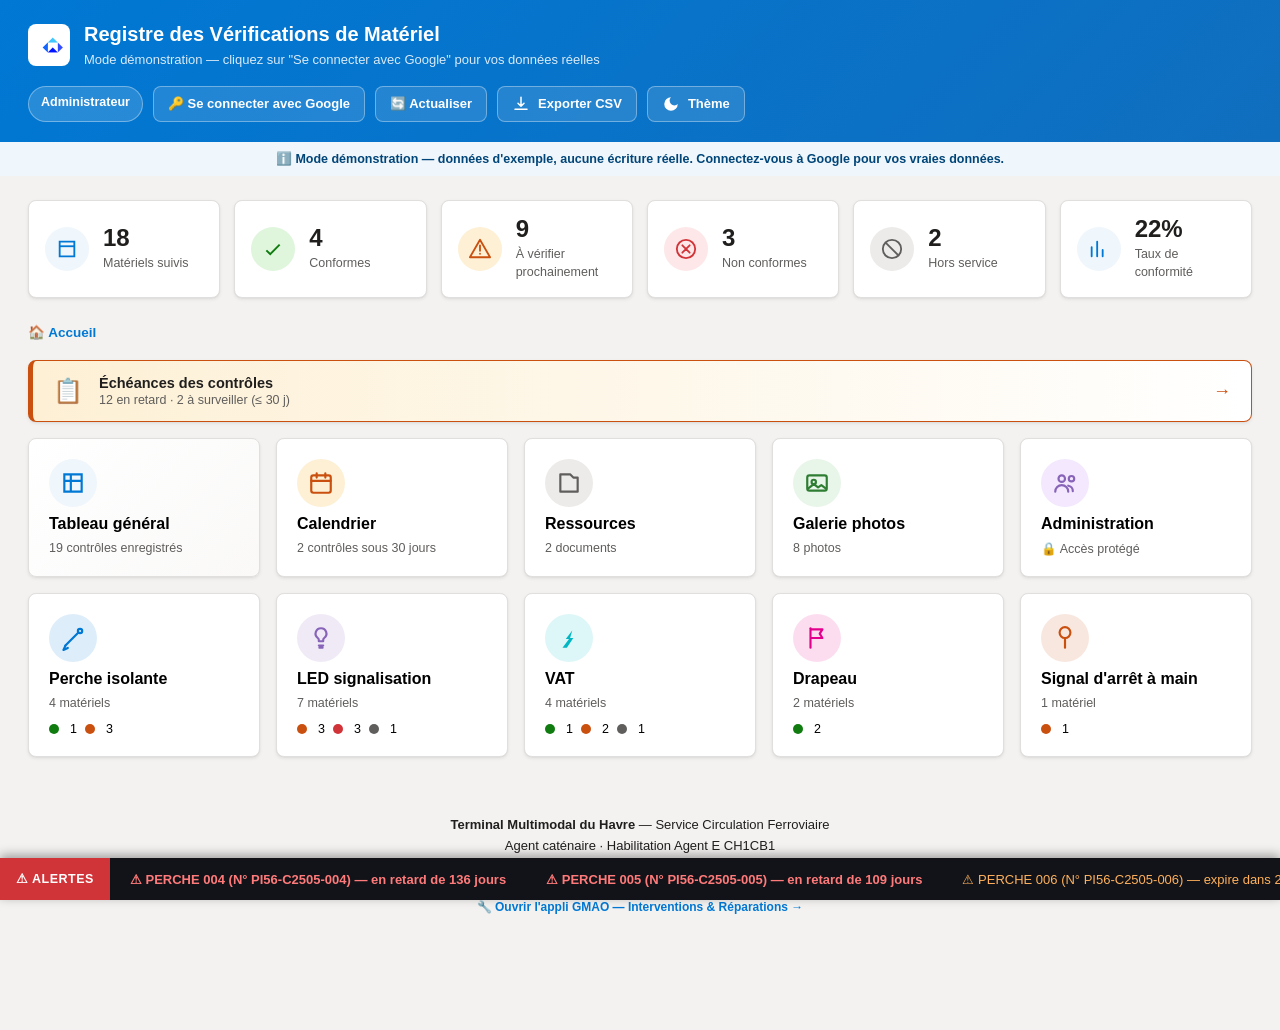
<file: index.html>
<!DOCTYPE html>
<html lang="fr">
<head>
<meta charset="UTF-8">
<meta name="viewport" content="width=device-width, initial-scale=1.0">
<title>Registre des Vérifications de Matériel</title>
<link rel="stylesheet" href="css/styles.css">
<link rel="manifest" href="manifest.webmanifest">
<link rel="icon" href="assets/icon-192.png">
<link rel="apple-touch-icon" href="assets/icon-192.png">
<meta name="theme-color" content="#0078D4">
<meta name="mobile-web-app-capable" content="yes">
<meta name="apple-mobile-web-app-capable" content="yes">
<meta name="apple-mobile-web-app-title" content="Vérif. Matériel">
</head>
<body>

<!-- ============ EN-TÊTE ============ -->
<header class="app-header">
  <div class="app-header__brand">
    <img class="icon icon--brand icon--logo-lhte" src="assets/logo-lhte-icon.png" alt="LHTE — Le Havre Terminal Exploitation" title="Terminal Multimodal du Havre">
    <div>
      <h1>Registre des Vérifications de Matériel</h1>
      <p class="app-header__subtitle" id="headerSubtitle">Suivi de conformité &amp; contrôles périodiques</p>
    </div>
  </div>
  <div class="app-header__actions">
    <span class="role-badge" id="roleBadge" hidden></span>
    <button id="btnGoogleConnect" class="btn btn--ghost" type="button" title="Se connecter à votre classeur Google Sheets">
      🔑 Se connecter avec Google
    </button>
    <button id="btnActualiser" class="btn btn--ghost" type="button" title="Recharger les données depuis Google Sheets, sans se reconnecter">
      🔄 Actualiser
    </button>
    <button id="btnExport" class="btn btn--ghost" type="button" title="Exporter les résultats affichés en CSV">
      <svg class="icon" viewBox="0 0 24 24"><path d="M12 3v12m0 0l-4-4m4 4l4-4M4 19h16" stroke="currentColor" stroke-width="2" fill="none" stroke-linecap="round" stroke-linejoin="round"/></svg>
      Exporter CSV
    </button>
    <button id="btnTheme" class="btn btn--ghost" type="button" title="Basculer le thème clair/sombre">
      <svg class="icon" viewBox="0 0 24 24"><path d="M12 3a6 6 0 109 9 9 9 0 11-9-9z" fill="currentColor"/></svg>
      Thème
    </button>
  </div>
</header>

<div class="banner banner--info" id="bannerEtat" hidden></div>

<main class="app-main">

  <!-- ============ CARTES STATISTIQUES (toujours visibles) ============ -->
  <section class="stats" aria-label="Statistiques de conformité">
    <div class="stat-card">
      <span class="stat-card__icon stat-card__icon--total">
        <svg viewBox="0 0 24 24"><path d="M4 4h16v16H4z" fill="none" stroke="currentColor" stroke-width="2"/><path d="M4 9h16" stroke="currentColor" stroke-width="2"/></svg>
      </span>
      <div><p class="stat-card__value" id="statTotal">0</p><p class="stat-card__label">Matériels suivis</p></div>
    </div>
    <div class="stat-card">
      <span class="stat-card__icon stat-card__icon--ok">
        <svg viewBox="0 0 24 24"><path d="M9 16.2l-3.5-3.5L4 14.2 9 19l11-11-1.5-1.5z" fill="currentColor"/></svg>
      </span>
      <div><p class="stat-card__value" id="statConforme">0</p><p class="stat-card__label">Conformes</p></div>
    </div>
    <div class="stat-card">
      <span class="stat-card__icon stat-card__icon--warn">
        <svg viewBox="0 0 24 24"><path d="M12 2L1 21h22L12 2zm0 6v6m0 3.2h.01" stroke="currentColor" stroke-width="2" fill="none" stroke-linecap="round" stroke-linejoin="round"/></svg>
      </span>
      <div><p class="stat-card__value" id="statBientot">0</p><p class="stat-card__label">À vérifier prochainement</p></div>
    </div>
    <div class="stat-card">
      <span class="stat-card__icon stat-card__icon--danger">
        <svg viewBox="0 0 24 24"><circle cx="12" cy="12" r="10" fill="none" stroke="currentColor" stroke-width="2"/><path d="M8 8l8 8m0-8l-8 8" stroke="currentColor" stroke-width="2" stroke-linecap="round"/></svg>
      </span>
      <div><p class="stat-card__value" id="statNonConforme">0</p><p class="stat-card__label">Non conformes</p></div>
    </div>
    <div class="stat-card">
      <span class="stat-card__icon stat-card__icon--neutral">
        <svg viewBox="0 0 24 24"><circle cx="12" cy="12" r="10" fill="none" stroke="currentColor" stroke-width="2"/><path d="M5 5l14 14" stroke="currentColor" stroke-width="2"/></svg>
      </span>
      <div><p class="stat-card__value" id="statHorsService">0</p><p class="stat-card__label">Hors service</p></div>
    </div>
    <div class="stat-card stat-card--rate">
      <span class="stat-card__icon stat-card__icon--rate">
        <svg viewBox="0 0 24 24"><path d="M4 20V10m6 10V4m6 16v-7" stroke="currentColor" stroke-width="2" fill="none" stroke-linecap="round"/></svg>
      </span>
      <div><p class="stat-card__value" id="statTaux">0%</p><p class="stat-card__label">Taux de conformité</p></div>
    </div>
  </section>

  <!-- ============ FIL D'ARIANE ============ -->
  <nav class="breadcrumb" id="breadcrumb" aria-label="Fil d'Ariane">
    <button class="breadcrumb__link" id="crumbAccueil" type="button">🏠 Accueil</button>
    <span class="breadcrumb__sep" id="crumbSep" hidden>›</span>
    <span class="breadcrumb__current" id="crumbCourant"></span>
  </nav>

  <!-- ============ VUE ACCUEIL : VIGNETTES ============ -->
  <section id="viewAccueil" class="tiles-view">
    <!-- Bannière échéances : format volontairement différent des vignettes (pleine largeur, pas une grille) -->
    <button type="button" class="echeances-banniere" id="echeancesBanniere" hidden>
      <span class="echeances-banniere__icone">📋</span>
      <span class="echeances-banniere__texte">
        <strong>Échéances des contrôles</strong>
        <span id="echeancesBanniereResume"></span>
      </span>
      <span class="echeances-banniere__fleche">→</span>
    </button>

    <div class="tiles-grid" id="tilesGrid">
      <!-- vignette "Tableau général" + une vignette par catégorie, générées par js/app.js -->
    </div>
  </section>

  <!-- ============ VUE CATÉGORIE : GALERIE DE MATÉRIELS ============ -->
  <section id="viewCategorie" class="categorie-view" hidden>
    <div class="cards-grid" id="cardsGrid"></div>
  </section>

  <!-- ============ VUE TABLEAU GÉNÉRAL ============ -->
  <section id="viewTableau" hidden>
    <!-- Tableau de bord : indicateurs complémentaires + graphiques (§7 du cahier des charges) -->
    <section class="dashboard" id="dashboardExtra" aria-label="Tableau de bord"></section>

    <!-- Barre de recherche & filtres -->
    <section class="toolbar" aria-label="Recherche et filtres">
      <div class="toolbar__search">
        <svg class="icon" viewBox="0 0 24 24"><circle cx="11" cy="11" r="7" fill="none" stroke="currentColor" stroke-width="2"/><path d="M21 21l-4.3-4.3" stroke="currentColor" stroke-width="2" stroke-linecap="round"/></svg>
        <input type="search" id="searchInput" placeholder="Rechercher un matériel, un n° de série, un contrôleur…" aria-label="Recherche">
      </div>
      <div class="toolbar__filters">
        <div class="field"><label for="filterCategorie">Catégorie</label><select id="filterCategorie"><option value="">Toutes</option></select></div>
        <div class="field"><label for="filterConforme">Conformité</label>
          <select id="filterConforme"><option value="">Toutes</option><option value="oui">Conforme</option><option value="non">Non conforme</option></select>
        </div>
        <div class="field"><label for="filterStatut">Statut</label>
          <select id="filterStatut">
            <option value="">Tous</option><option value="conforme">🟢 Conforme</option>
            <option value="bientot">🟠 À vérifier prochainement</option><option value="nonconforme">🔴 Non conforme</option>
            <option value="hs">⚪ Hors service</option>
          </select>
        </div>
        <div class="field"><label for="filterControleur">Contrôleur</label><select id="filterControleur"><option value="">Tous</option></select></div>
        <div class="field"><label for="filterDateFrom">Contrôle du</label><input type="date" id="filterDateFrom"></div>
        <div class="field"><label for="filterDateTo">Au</label><input type="date" id="filterDateTo"></div>
        <button id="btnResetFilters" class="btn btn--ghost btn--small" type="button">
          <svg class="icon" viewBox="0 0 24 24"><path d="M4 4v6h6M20 20v-6h-6" stroke="currentColor" stroke-width="2" fill="none" stroke-linecap="round" stroke-linejoin="round"/><path d="M5 15a8 8 0 0014 3M19 9A8 8 0 005 6" stroke="currentColor" stroke-width="2" fill="none" stroke-linecap="round"/></svg>
          Réinitialiser
        </button>
      </div>
    </section>

    <section class="legend" aria-label="Légende des statuts">
      <span class="legend__item"><span class="dot dot--ok"></span> Conforme</span>
      <span class="legend__item"><span class="dot dot--warn"></span> À vérifier prochainement</span>
      <span class="legend__item"><span class="dot dot--danger"></span> Non conforme</span>
      <span class="legend__item"><span class="dot dot--neutral"></span> Hors service</span>
      <span class="legend__count" id="resultCount"></span>
    </section>

    <section class="table-wrapper" aria-label="Liste des vérifications">
      <table class="data-table" id="dataTable">
        <thead>
          <tr>
            <th data-sort="materiel">Matériel</th>
            <th data-sort="numSerie">N° série</th>
            <th data-sort="reference">Référence</th>
            <th data-sort="categorie">Catégorie</th>
            <th data-sort="dateControle">Date contrôle</th>
            <th data-sort="dateProchainControle">Prochain contrôle</th>
            <th data-sort="controleur">Contrôleur</th>
            <th data-sort="etat">État</th>
            <th data-sort="conforme">Conforme</th>
            <th>Observations</th>
            <th>Actions correctives</th>
            <th>Commentaires</th>
          </tr>
        </thead>
        <tbody id="tableBody"></tbody>
      </table>
      <p class="table-empty" id="emptyState" hidden>Aucun résultat ne correspond à ces critères.</p>
    </section>
  </section>

  <!-- ============ VUE CONTRÔLE : SAISIE + VALIDATION ============ -->
  <section id="viewControle" class="controle-view" hidden>
    <div class="controle-card">
      <div class="controle-header">
        <div>
          <h2 id="controleTitreMateriel">Nouveau contrôle</h2>
          <p class="controle-soustitre" id="controleSousTitre"></p>
        </div>
        <span class="badge" id="controleBadgeCategorie"></span>
      </div>

      <div class="controle-champs">
        <div class="field">
          <label for="controleDate">Date du contrôle</label>
          <input type="date" id="controleDate">
        </div>
        <div class="field">
          <label for="controleControleurSelect">Contrôleur</label>
          <select id="controleControleurSelect"></select>
        </div>
      </div>

      <h3 class="controle-section-titre">Points de contrôle</h3>
      <div id="controlePointsListe" class="controle-points-liste"></div>

      <div class="controle-champs controle-champs--texte">
        <div class="field field--full">
          <label for="controleObservations">Observations</label>
          <textarea id="controleObservations" rows="2"></textarea>
        </div>
        <div class="field field--full">
          <label for="controleActions">Actions correctives</label>
          <textarea id="controleActions" rows="2"></textarea>
        </div>
        <div class="field field--full">
          <label for="controleCommentaires">Commentaires</label>
          <textarea id="controleCommentaires" rows="2"></textarea>
        </div>
        <div class="field field--full">
          <label for="controlePhotos">📷 Photo(s) de l'équipement (jour du contrôle)</label>
          <input type="file" id="controlePhotos" accept="image/*" capture="environment" multiple>
          <div id="controlePhotosApercu" class="controle-photos-apercu"></div>
        </div>
      </div>

      <div class="controle-resultat" id="controleResultat" hidden></div>

      <div class="controle-actions">
        <button class="btn btn--secondary" id="btnAnnulerControle" type="button">Annuler</button>
        <button class="btn btn--primary" id="btnValiderControle" type="button">✅ Valider le contrôle</button>
      </div>
    </div>
  </section>

  <!-- ============ VUE CALENDRIER : CONTRÔLES À VENIR ============ -->
  <section id="viewCalendrier" class="calendrier-view" hidden>
    <div class="calendrier-carte">
      <div class="calendrier-nav">
        <button class="btn btn--secondary btn--small" id="btnMoisPrecedent" type="button">‹ Mois précédent</button>
        <h2 id="calendrierTitre"></h2>
        <button class="btn btn--secondary btn--small" id="btnMoisSuivant" type="button">Mois suivant ›</button>
      </div>
      <div id="calendrierGrille"></div>
    </div>
  </section>

  <!-- ============ VUE RESSOURCES : DOCUMENTS ============ -->
  <section id="viewRessources" class="ressources-view" hidden>
    <div id="ressourcesListe"></div>
  </section>

  <!-- ============ VUE GALERIE : PHOTOS + DIAPORAMA ============ -->
  <section id="viewGalerie" class="galerie-view" hidden>
    <div id="galerieVide" hidden><p>Aucune photo disponible. Déposez des images dans <code>assets/photos/</code> (voir le fichier <code>README.md</code> de ce dossier).</p></div>
    <div id="galerieGrille" class="galerie-grille"></div>

    <div id="galerieDiaporama" class="galerie-diaporama" hidden>
      <div class="galerie-diaporama__scene" id="galerieScene">
        <img id="galerieImage" alt="">
      </div>
      <div class="galerie-diaporama__barre">
        <button type="button" class="btn btn--secondary btn--small" id="btnGaleriePrecedent">⏮ Précédent</button>
        <button type="button" class="btn btn--secondary btn--small" id="btnGalerieLecture">⏸ Pause</button>
        <button type="button" class="btn btn--secondary btn--small" id="btnGalerieSuivant">Suivant ⏭</button>
        <label class="galerie-diaporama__vitesse">Vitesse
          <select id="galerieVitesse">
            <option value="2000">Rapide (2 s)</option>
            <option value="4000" selected>Normale (4 s)</option>
            <option value="8000">Lente (8 s)</option>
          </select>
        </label>
        <button type="button" class="btn btn--secondary btn--small" id="btnGalerieZoom">🔍 Zoom</button>
        <button type="button" class="btn btn--secondary btn--small" id="btnGaleriePleinEcran">⛶ Plein écran</button>
        <button type="button" class="btn btn--secondary btn--small" id="btnGalerieFermer">✕ Fermer</button>
      </div>
      <p class="galerie-diaporama__compteur" id="galerieCompteur"></p>
    </div>
  </section>

  <!-- ============ VUE ADMINISTRATION : GESTION DES UTILISATEURS ============ -->
  <section id="viewAdministration" class="administration-view" hidden>
    <!-- Second verrou : identifiant/mot de passe individuel, indépendant du rôle Google Sheets -->
    <div class="admin-carte" id="adminLoginCarte">
      <h2>🔒 Accès protégé</h2>
      <p class="admin-login-texte">Cet écran nécessite un identifiant et un mot de passe distincts de votre connexion Google.</p>
      <form id="formAdminLogin" class="admin-form">
        <div class="field">
          <label for="adminIdentifiant">Identifiant</label>
          <input type="text" id="adminIdentifiant" required autocomplete="username">
        </div>
        <div class="field">
          <label for="adminMotDePasse">Mot de passe</label>
          <input type="password" id="adminMotDePasse" required autocomplete="current-password">
        </div>
        <button type="submit" class="btn btn--primary">🔓 Déverrouiller</button>
      </form>
      <button type="button" class="btn btn--ghost btn--small" id="btnMotDePasseOublie" style="margin-top:10px;">Mot de passe oublié ?</button>
      <p class="admin-login-texte" id="motDePasseOublieTexte" hidden style="margin-top:8px;">Vous ne pouvez pas réinitialiser votre mot de passe vous-même sur ce site (pas d'envoi d'e-mail possible sans serveur). Demandez à un administrateur de vous réinitialiser un mot de passe temporaire depuis l'écran Administration, puis changez-le dès votre connexion.</p>
    </div>

    <div id="adminContenu" hidden>
      <div class="admin-carte admin-carte--entete">
        <p class="admin-login-texte" id="adminConnecteEnTantQue" style="margin:0;"></p>
        <button type="button" class="btn btn--secondary btn--small" id="btnVerrouillerAdmin">🔒 Verrouiller</button>
      </div>
      <div class="admin-carte" style="margin-top:16px;">
        <h2>Changer mon mot de passe</h2>
        <form id="formChangerMotDePasse" class="admin-form">
          <div class="field">
            <label for="changerNouveauMdp">Nouveau mot de passe</label>
            <input type="password" id="changerNouveauMdp" required autocomplete="new-password" minlength="6">
          </div>
          <div class="field">
            <label for="changerNouveauMdpConfirm">Confirmer</label>
            <input type="password" id="changerNouveauMdpConfirm" required autocomplete="new-password" minlength="6">
          </div>
          <button type="submit" class="btn btn--secondary">🔑 Changer le mot de passe</button>
        </form>
      </div>
      <div class="admin-carte" style="margin-top:16px;">
        <h2>Ajouter un utilisateur</h2>
        <form id="formUtilisateur" class="admin-form">
          <div class="field">
            <label for="nouvelEmail">E-mail Google</label>
            <input type="email" id="nouvelEmail" required placeholder="prenom.nom@gmail.com">
          </div>
          <div class="field">
            <label for="nouveauNom">Nom affiché</label>
            <input type="text" id="nouveauNom" required placeholder="PATON ROMUALD">
          </div>
          <div class="field">
            <label for="nouveauRole">Rôle</label>
            <select id="nouveauRole"></select>
          </div>
          <div class="field">
            <label for="nouvelIdentifiant">Identifiant (optionnel — accès à l'écran Administration)</label>
            <input type="text" id="nouvelIdentifiant" autocomplete="off" placeholder="PATON">
          </div>
          <div class="field">
            <label for="nouveauMotDePasse">Mot de passe (optionnel)</label>
            <input type="password" id="nouveauMotDePasse" autocomplete="new-password" minlength="6">
          </div>
          <fieldset class="admin-permissions" id="nouvellesPermissions">
            <legend>Permissions</legend>
          </fieldset>
          <button type="submit" class="btn btn--primary">➕ Ajouter</button>
        </form>
      </div>
      <div class="admin-carte" style="margin-top:16px;">
        <h2>Utilisateurs déclarés</h2>
        <div id="administrationTableau"></div>
      </div>
      <div class="admin-carte" style="margin-top:16px;">
        <h2>Journal des actions</h2>
        <p class="admin-login-texte">Historique des actions importantes (connexion, gestion des utilisateurs, contrôles validés). L'adresse IP est une information déclarative fournie par un service tiers (ipify), pas une preuve légale — voir docs/10.</p>
        <div id="journalTableau"></div>
      </div>
      <div class="admin-carte" style="margin-top:16px;">
        <h2>Sauvegarde</h2>
        <p class="admin-login-texte">La sauvegarde de référence reste l'historique de versions natif de Google Sheets (menu <strong>Fichier → Historique des versions</strong> dans votre classeur) : il restaure tout le classeur en un clic, sans risque d'erreur. L'export ci-dessous est une archive JSON complémentaire, personnelle, téléchargée sur cet appareil.</p>
        <div class="admin-form">
          <button type="button" class="btn btn--primary" id="btnExporterSauvegarde">💾 Exporter une sauvegarde complète (JSON)</button>
          <div class="field">
            <label for="fichierSauvegarde">Charger un fichier de sauvegarde (aperçu)</label>
            <input type="file" id="fichierSauvegarde" accept="application/json">
          </div>
        </div>
        <p class="admin-login-texte" id="sauvegardeApercu" hidden style="margin-top:10px;"></p>
        <div id="sauvegardeHistorique" style="margin-top:12px;"></div>
      </div>
    </div>
  </section>
</main>

<!-- ============ BANDEAU FLASH INFO (échéances proches, façon bandeau d'actualités) ============ -->
<div id="bandeauFlash" class="bandeau-flash" hidden aria-label="Alertes d'échéances">
  <span class="bandeau-flash__label">⚠ ALERTES</span>
  <div class="bandeau-flash__fenetre">
    <div class="bandeau-flash__piste" id="bandeauFlashPiste"></div>
  </div>
</div>

<!-- ============ ZONE D'IMPRESSION (export PDF, visible uniquement à l'impression) ============ -->
<div id="zoneImpression" class="zone-impression"></div>

<!-- ============ FICHE MATÉRIEL (historique + détail) ============ -->
<div class="modal-overlay" id="modalOverlay" hidden>
  <div class="modal" role="dialog" aria-modal="true" aria-labelledby="modalTitle">
    <button class="modal__close" id="modalClose" aria-label="Fermer">✕</button>
    <h2 id="modalTitle">Détail du matériel</h2>
    <div class="modal__body" id="modalBody"></div>
  </div>
</div>

<footer class="app-footer">
  <div class="app-footer__org">
    <strong>Terminal Multimodal du Havre</strong> — Service Circulation Ferroviaire<br>
    Agent caténaire · Habilitation Agent E CH1CB1
  </div>
  <p>Registre des Vérifications de Matériel — connecté à votre classeur Google Sheets après clic sur « Se connecter avec Google ». Voir <code>docs/</code> pour la documentation complète.</p>
  <p><a href="gmao/index.html">🔧 Ouvrir l'appli GMAO — Interventions &amp; Réparations →</a></p>
</footer>

<script src="js/google-config.js"></script>
<script src="js/data.js"></script>
<script src="js/google-sheets.js"></script>
<script src="js/app.js"></script>
</body>
</html>
</file>
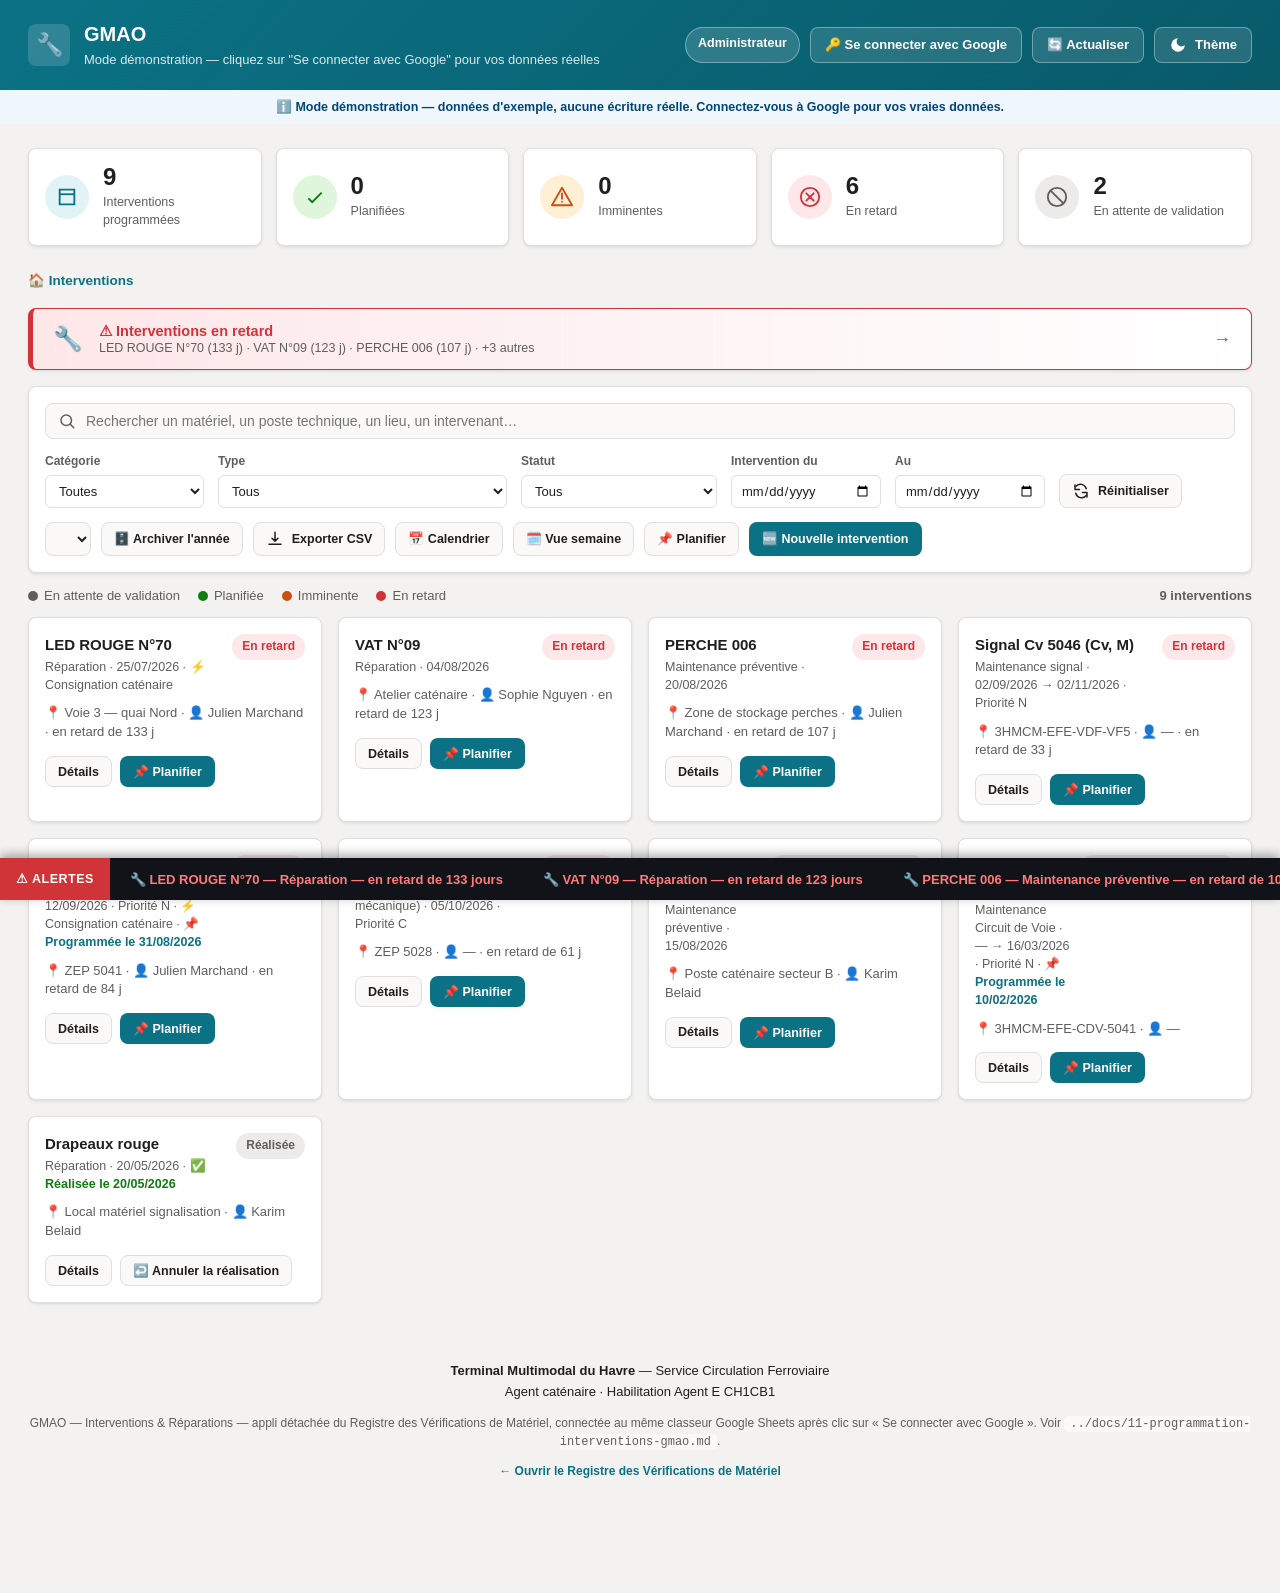
<file: gmao/index.html>
<!DOCTYPE html>
<html lang="fr">
<head>
<meta charset="UTF-8">
<meta name="viewport" content="width=device-width, initial-scale=1.0">
<title>GMAO — Interventions & Réparations</title>
<link rel="stylesheet" href="../css/styles.css">
<link rel="stylesheet" href="css/theme.css">
<link rel="manifest" href="manifest.webmanifest">
<link rel="icon" href="../assets/icon-192.png">
<link rel="apple-touch-icon" href="../assets/icon-192.png">
<meta name="theme-color" content="#0B7285">
<meta name="mobile-web-app-capable" content="yes">
<meta name="apple-mobile-web-app-capable" content="yes">
<meta name="apple-mobile-web-app-title" content="GMAO">
</head>
<body>

<!-- ============ EN-TÊTE ============ -->
<header class="app-header">
  <div class="app-header__brand">
    <span class="icon icon--brand" style="display:flex;align-items:center;justify-content:center;font-size:22px;">🔧</span>
    <div>
      <h1>GMAO</h1>
      <p class="app-header__subtitle" id="headerSubtitle">Programmation, validation et suivi des interventions/réparations</p>
    </div>
  </div>
  <div class="app-header__actions">
    <span class="role-badge" id="roleBadge" hidden></span>
    <button id="btnGoogleConnect" class="btn btn--ghost" type="button" title="Se connecter à votre classeur Google Sheets">
      🔑 Se connecter avec Google
    </button>
    <button id="btnActualiser" class="btn btn--ghost" type="button" title="Recharger les données depuis Google Sheets, sans se reconnecter">
      🔄 Actualiser
    </button>
    <button id="btnTheme" class="btn btn--ghost" type="button" title="Basculer le thème clair/sombre">
      <svg class="icon" viewBox="0 0 24 24"><path d="M12 3a6 6 0 109 9 9 9 0 11-9-9z" fill="currentColor"/></svg>
      Thème
    </button>
  </div>
</header>

<div class="banner banner--info" id="bannerEtat" hidden></div>

<main class="app-main">

  <!-- ============ STATISTIQUES (toujours visibles) ============ -->
  <section class="stats" aria-label="Statistiques des interventions">
    <div class="stat-card">
      <span class="stat-card__icon stat-card__icon--total">
        <svg viewBox="0 0 24 24"><path d="M4 4h16v16H4z" fill="none" stroke="currentColor" stroke-width="2"/><path d="M4 9h16" stroke="currentColor" stroke-width="2"/></svg>
      </span>
      <div><p class="stat-card__value" id="statTotal">0</p><p class="stat-card__label">Interventions programmées</p></div>
    </div>
    <div class="stat-card">
      <span class="stat-card__icon stat-card__icon--ok">
        <svg viewBox="0 0 24 24"><path d="M9 16.2l-3.5-3.5L4 14.2 9 19l11-11-1.5-1.5z" fill="currentColor"/></svg>
      </span>
      <div><p class="stat-card__value" id="statPlanifiees">0</p><p class="stat-card__label">Planifiées</p></div>
    </div>
    <div class="stat-card">
      <span class="stat-card__icon stat-card__icon--warn">
        <svg viewBox="0 0 24 24"><path d="M12 2L1 21h22L12 2zm0 6v6m0 3.2h.01" stroke="currentColor" stroke-width="2" fill="none" stroke-linecap="round" stroke-linejoin="round"/></svg>
      </span>
      <div><p class="stat-card__value" id="statImminentes">0</p><p class="stat-card__label">Imminentes</p></div>
    </div>
    <div class="stat-card">
      <span class="stat-card__icon stat-card__icon--danger">
        <svg viewBox="0 0 24 24"><circle cx="12" cy="12" r="10" fill="none" stroke="currentColor" stroke-width="2"/><path d="M8 8l8 8m0-8l-8 8" stroke="currentColor" stroke-width="2" stroke-linecap="round"/></svg>
      </span>
      <div><p class="stat-card__value" id="statEnRetard">0</p><p class="stat-card__label">En retard</p></div>
    </div>
    <div class="stat-card">
      <span class="stat-card__icon stat-card__icon--neutral">
        <svg viewBox="0 0 24 24"><circle cx="12" cy="12" r="10" fill="none" stroke="currentColor" stroke-width="2"/><path d="M5 5l14 14" stroke="currentColor" stroke-width="2"/></svg>
      </span>
      <div><p class="stat-card__value" id="statAttente">0</p><p class="stat-card__label">En attente de validation</p></div>
    </div>
  </section>

  <!-- ============ FIL D'ARIANE ============ -->
  <nav class="breadcrumb" id="breadcrumb" aria-label="Fil d'Ariane">
    <button class="breadcrumb__link" id="crumbAccueil" type="button">🏠 Interventions</button>
    <span class="breadcrumb__sep" id="crumbSep" hidden>›</span>
    <span class="breadcrumb__current" id="crumbCourant"></span>
  </nav>

  <!-- Rappel rouge : n'apparaît que s'il existe des interventions en retard (voir docs/11) -->
  <button type="button" class="echeances-banniere echeances-banniere--danger" id="interventionsBanniere" hidden>
    <span class="echeances-banniere__icone">🔧</span>
    <span class="echeances-banniere__texte">
      <strong>⚠ Interventions en retard</strong>
      <span id="interventionsBanniereResume"></span>
    </span>
    <span class="echeances-banniere__fleche">→</span>
  </button>

  <!-- ============ VUE INTERVENTIONS (accueil de l'appli) ============ -->
  <section id="viewInterventions" class="interventions-view">
    <section class="toolbar" aria-label="Recherche et filtres des interventions">
      <div class="toolbar__search">
        <svg class="icon" viewBox="0 0 24 24"><circle cx="11" cy="11" r="7" fill="none" stroke="currentColor" stroke-width="2"/><path d="M21 21l-4.3-4.3" stroke="currentColor" stroke-width="2" stroke-linecap="round"/></svg>
        <input type="search" id="intervSearch" placeholder="Rechercher un matériel, un poste technique, un lieu, un intervenant…" aria-label="Recherche">
      </div>
      <div class="toolbar__filters">
        <div class="field"><label for="intervFilterCategorie">Catégorie</label><select id="intervFilterCategorie"><option value="">Toutes</option></select></div>
        <div class="field"><label for="intervFilterType">Type</label>
          <select id="intervFilterType"><option value="">Tous</option></select>
        </div>
        <div class="field"><label for="intervFilterStatut">Statut</label>
          <select id="intervFilterStatut">
            <option value="">Tous</option>
            <option value="attente_validation">🔵 En attente de validation</option>
            <option value="planifiee">🟢 Planifiée</option>
            <option value="imminente">🟠 Imminente</option>
            <option value="retard">🔴 En retard</option>
            <option value="realisee">⚪ Réalisée</option>
          </select>
        </div>
        <div class="field"><label for="intervFilterDateFrom">Intervention du</label><input type="date" id="intervFilterDateFrom"></div>
        <div class="field"><label for="intervFilterDateTo">Au</label><input type="date" id="intervFilterDateTo"></div>
        <button id="btnResetIntervFilters" class="btn btn--ghost btn--small" type="button">
          <svg class="icon" viewBox="0 0 24 24"><path d="M4 4v6h6M20 20v-6h-6" stroke="currentColor" stroke-width="2" fill="none" stroke-linecap="round" stroke-linejoin="round"/><path d="M5 15a8 8 0 0014 3M19 9A8 8 0 005 6" stroke="currentColor" stroke-width="2" fill="none" stroke-linecap="round"/></svg>
          Réinitialiser
        </button>
      </div>
      <div class="toolbar__actions">
        <select id="selecteurAnneeInterventions" class="btn btn--ghost btn--small" hidden title="Année consultée"></select>
        <button id="btnArchiverAnnee" class="btn btn--ghost btn--small" type="button" hidden>🗄️ Archiver l'année</button>
        <button id="btnExportIntervCsv" class="btn btn--ghost btn--small" type="button" hidden>
          <svg class="icon" viewBox="0 0 24 24"><path d="M12 3v12m0 0l-4-4m4 4l4-4M4 19h16" stroke="currentColor" stroke-width="2" fill="none" stroke-linecap="round" stroke-linejoin="round"/></svg>
          Exporter CSV
        </button>
        <button id="btnVoirCalendrier" class="btn btn--secondary btn--small" type="button">📅 Calendrier</button>
        <button id="btnVoirSemaine" class="btn btn--secondary btn--small" type="button">🗓️ Vue semaine</button>
        <button id="btnPlanifierIntervention" class="btn btn--secondary btn--small" type="button" hidden>📌 Planifier</button>
        <button id="btnNouvelleIntervention" class="btn btn--primary btn--small" type="button" hidden>🆕 Nouvelle intervention</button>
      </div>
    </section>

    <section class="legend" aria-label="Légende des statuts d'intervention">
      <span class="legend__item"><span class="dot dot--neutral"></span> En attente de validation</span>
      <span class="legend__item"><span class="dot dot--ok"></span> Planifiée</span>
      <span class="legend__item"><span class="dot dot--warn"></span> Imminente</span>
      <span class="legend__item"><span class="dot dot--danger"></span> En retard</span>
      <span class="legend__count" id="intervResultCount"></span>
    </section>

    <div class="cards-grid" id="intervCardsGrid"></div>
    <p class="table-empty" id="intervEmptyState" hidden>Aucune intervention ne correspond à ces critères.</p>
  </section>

  <!-- ============ VUE CALENDRIER ============ -->
  <section id="viewCalendrier" class="calendrier-view" hidden>
    <div class="calendrier-carte">
      <div class="calendrier-nav">
        <button class="btn btn--secondary btn--small" id="btnMoisPrecedent" type="button">‹ Mois précédent</button>
        <h2 id="calendrierTitre"></h2>
        <button class="btn btn--secondary btn--small" id="btnMoisSuivant" type="button">Mois suivant ›</button>
      </div>
      <div id="calendrierGrille"></div>
    </div>
  </section>

  <!-- ============ VUE SEMAINE : imprimer/envoyer par e-mail les travaux d'une semaine (voir docs/11 §11.9) ============ -->
  <section id="viewSemaine" class="calendrier-view" hidden>
    <div class="calendrier-carte">
      <div class="calendrier-nav">
        <button class="btn btn--secondary btn--small" id="btnSemainePrecedente" type="button">‹ Semaine précédente</button>
        <h2 id="semaineTitre"></h2>
        <button class="btn btn--secondary btn--small" id="btnSemaineSuivante" type="button">Semaine suivante ›</button>
      </div>
      <div style="display:flex; gap:8px; margin:14px 0; flex-wrap:wrap;">
        <button class="btn btn--secondary btn--small" id="btnImprimerSemaine" type="button">🖨️ Imprimer la semaine</button>
        <button class="btn btn--secondary btn--small" id="btnEmailSemaine" type="button">📧 Envoyer par e-mail</button>
      </div>
      <div id="semaineContenu"></div>
    </div>
  </section>

  <!-- ============ VUE FORMULAIRE : DEMANDE D'INTERVENTION ============ -->
  <section id="viewInterventionForm" class="controle-view" hidden>
    <div class="controle-card">
      <div class="controle-header">
        <div>
          <h2 id="intervFormTitre">Nouvelle intervention</h2>
          <p class="controle-soustitre" id="intervFormSousTitre"></p>
        </div>
        <span class="badge" id="intervFormBadgeStatut"></span>
      </div>

      <div class="controle-champs">
        <div class="field field--full">
          <label for="intervMaterielSelect">Matériel concerné</label>
          <select id="intervMaterielSelect"></select>
        </div>
        <div class="field">
          <label for="intervReferentielCategorie">Catégorie (référentiel équipements)</label>
          <select id="intervReferentielCategorie"><option value="">— Choisir une catégorie —</option></select>
        </div>
        <div class="field">
          <label for="intervReferentielType">Type (référentiel équipements)</label>
          <select id="intervReferentielType"><option value="">— Choisir une catégorie d'abord —</option></select>
        </div>
        <div class="field">
          <label for="intervReferentielMateriel">Matériel concerné (référentiel équipements)</label>
          <select id="intervReferentielMateriel"><option value="">— Choisir un type d'abord —</option></select>
        </div>
        <div class="field field--full">
          <label for="intervMaterielHorsListe">Nom du matériel (si hors liste, ex. ADV 5001)</label>
          <input type="text" id="intervMaterielHorsListe" placeholder="ex. ADV 5001 — laisser vide si un matériel est choisi ci-dessus">
        </div>
        <div class="field field--full">
          <label for="intervPosteTechnique">Poste technique / équipement (si hors liste)</label>
          <input type="text" id="intervPosteTechnique" list="listePostesTechniques" placeholder="ex. 3HMCM-EFE-VDF-VF5, ou nom de l'équipement">
          <datalist id="listePostesTechniques"></datalist>
        </div>
        <div class="field">
          <label for="intervTypeSelect">Nature des travaux</label>
          <input type="text" id="intervTypeSelect" list="listeNatureTravaux" placeholder="ex. Maintenance signal, Réparation…">
          <datalist id="listeNatureTravaux"></datalist>
        </div>
        <div class="field">
          <label for="intervPriorite">Priorité (optionnel)</label>
          <input type="text" id="intervPriorite" placeholder="ex. C, N…">
        </div>
        <div class="field">
          <label for="intervDate">Jour de l'intervention</label>
          <input type="date" id="intervDate">
        </div>
        <div class="field">
          <label for="intervDateFin">Fin planifiée (optionnel, si fenêtre)</label>
          <input type="date" id="intervDateFin">
        </div>
        <div class="field">
          <label for="intervDuree">Durée prévue (heures)</label>
          <input type="number" id="intervDuree" min="0" step="0.5" placeholder="ex. 2">
        </div>
        <div class="field">
          <label for="intervLieu">Lieu / zone (ZEP)</label>
          <input type="text" id="intervLieu" list="listeZones" placeholder="ex. Voie 3 — quai Nord, LE HAVRE, ZEP 5041…">
          <datalist id="listeZones"></datalist>
        </div>
        <div class="field">
          <label for="intervIntervenantSelect">Intervenant</label>
          <select id="intervIntervenantSelect"></select>
        </div>
        <div class="field">
          <label for="intervDemandeurSelect">Demandeur</label>
          <select id="intervDemandeurSelect"></select>
        </div>
        <div class="field field--full">
          <label class="admin-permission" for="intervCoupureCatenaire" style="font-size:14px;">
            <input type="checkbox" id="intervCoupureCatenaire">
            ⚡ Consignation caténaire nécessaire
          </label>
        </div>
        <div class="controle-champs" id="intervCoupureChamps" hidden style="grid-column: 1 / -1;">
          <div class="field">
            <label for="intervCoupureDebut">Consignation — début</label>
            <input type="time" id="intervCoupureDebut">
          </div>
          <div class="field">
            <label for="intervCoupureFin">Consignation — fin</label>
            <input type="time" id="intervCoupureFin">
          </div>
        </div>
      </div>

      <div class="controle-champs controle-champs--texte">
        <div class="field field--full">
          <label for="intervImpact">Impact</label>
          <textarea id="intervImpact" rows="2" placeholder="Conséquence opérationnelle immédiate (ex. signalisation indisponible, accès interdit…)"></textarea>
        </div>
        <div class="field field--full">
          <label for="intervCommentaires">Commentaires</label>
          <textarea id="intervCommentaires" rows="2"></textarea>
        </div>
      </div>

      <p class="controle-soustitre" id="intervDemandeInfo" style="margin-top:10px;"></p>

      <div class="controle-resultat" id="intervResultat" hidden></div>

      <div class="controle-actions">
        <button class="btn btn--secondary" id="btnAnnulerIntervention" type="button">Annuler</button>
        <button class="btn btn--primary" id="btnValiderNouvelleIntervention" type="button">📩 Enregistrer la demande</button>
      </div>
    </div>
  </section>

  <!-- ============ VUE FORMULAIRE : PLANIFICATION PRATIQUE (détails d'exécution, voir docs/11 §11.8) ============ -->
  <section id="viewPlanificationForm" class="controle-view" hidden>
    <div class="controle-card">
      <div class="controle-header">
        <div>
          <h2>📌 Planifier une intervention</h2>
          <p class="controle-soustitre">Renseigne les détails pratiques d'une intervention déjà programmée (date, horaires, consignation, validation) — sans modifier sa fenêtre planifiée théorique.</p>
        </div>
      </div>

      <div class="controle-champs">
        <div class="field field--full">
          <label for="planifInterventionSelect">Intervention à planifier</label>
          <select id="planifInterventionSelect"></select>
        </div>
        <div class="field field--full">
          <p class="controle-soustitre" id="planifInfoIntervention" style="margin:0;">Sélectionnez une intervention ci-dessus pour préremplir sa fiche.</p>
        </div>
      </div>

      <div class="controle-champs">
        <div class="field">
          <label for="planifDateProgrammee">Date programmée</label>
          <input type="date" id="planifDateProgrammee">
        </div>
        <div class="field">
          <label for="planifLieu">Zone / lieu</label>
          <input type="text" id="planifLieu" list="listeZones" placeholder="ex. LE HAVRE, Voie 3 — quai Nord…">
        </div>
        <div class="field">
          <label for="planifDemandeurSelect">Demandeur</label>
          <select id="planifDemandeurSelect"></select>
        </div>
        <div class="field">
          <label for="planifDateDemande">Date de demande</label>
          <input type="date" id="planifDateDemande">
        </div>
        <div class="field">
          <label for="planifHeureDebut">Heure de début</label>
          <input type="time" id="planifHeureDebut">
        </div>
        <div class="field">
          <label for="planifDuree">Durée allouée (heures)</label>
          <input type="number" id="planifDuree" min="0" step="0.5" list="listeDureesPlanif" placeholder="ex. 4">
          <datalist id="listeDureesPlanif">
            <option value="0.5"></option>
            <option value="1"></option>
            <option value="1.5"></option>
            <option value="2"></option>
            <option value="3"></option>
            <option value="4"></option>
            <option value="6"></option>
            <option value="8"></option>
          </datalist>
        </div>
        <div class="field">
          <label for="planifHeureFin">Heure de fin (calculée)</label>
          <input type="time" id="planifHeureFin" readonly>
        </div>
        <div class="field">
          <label for="planifDateValidation">Date de validation</label>
          <input type="date" id="planifDateValidation">
        </div>
        <div class="field">
          <label>Validé par</label>
          <p class="controle-soustitre" id="planifValideParInfo" style="margin:0; padding:10px 0;">—</p>
        </div>
        <div class="field field--full">
          <label class="admin-permission" for="planifCoupureCatenaire" style="font-size:14px;">
            <input type="checkbox" id="planifCoupureCatenaire">
            ⚡ Consignation caténaire nécessaire
          </label>
        </div>
        <div class="controle-champs" id="planifCoupureChamps" hidden style="grid-column: 1 / -1;">
          <div class="field">
            <label for="planifCoupureDebut">Consignation — début</label>
            <input type="time" id="planifCoupureDebut">
          </div>
          <div class="field">
            <label for="planifCoupureFin">Consignation — fin</label>
            <input type="time" id="planifCoupureFin">
          </div>
        </div>
        <div class="field field--full" id="planifRetardInfo"></div>
      </div>

      <div class="controle-champs controle-champs--texte">
        <div class="field field--full">
          <label for="planifImpact">Impact</label>
          <textarea id="planifImpact" rows="2"></textarea>
        </div>
        <div class="field field--full">
          <label for="planifConsequences">Conséquences</label>
          <textarea id="planifConsequences" rows="2"></textarea>
        </div>
      </div>

      <div class="controle-resultat" id="planifResultat" hidden></div>

      <div class="controle-actions">
        <button class="btn btn--secondary" id="btnAnnulerPlanification" type="button">Annuler</button>
        <button class="btn btn--primary" id="btnConfirmerPlanification" type="button">✅ Confirmer la planification</button>
      </div>
    </div>
  </section>
</main>

<!-- ============ BANDEAU FLASH INFO (rappels, façon bandeau d'actualités) ============ -->
<div id="bandeauFlash" class="bandeau-flash" hidden aria-label="Alertes d'échéances">
  <span class="bandeau-flash__label">⚠ ALERTES</span>
  <div class="bandeau-flash__fenetre">
    <div class="bandeau-flash__piste" id="bandeauFlashPiste"></div>
  </div>
</div>

<!-- ============ ZONE D'IMPRESSION (vue semaine, visible uniquement à l'impression) ============ -->
<div id="zoneImpression" class="zone-impression"></div>

<!-- ============ FICHE INTERVENTION (détail) ============ -->
<div class="modal-overlay" id="modalOverlay" hidden>
  <div class="modal" role="dialog" aria-modal="true" aria-labelledby="modalTitle">
    <button class="modal__close" id="modalClose" aria-label="Fermer">✕</button>
    <h2 id="modalTitle">Détail de l'intervention</h2>
    <div class="modal__body" id="modalBody"></div>
  </div>
</div>

<footer class="app-footer">
  <div class="app-footer__org">
    <strong>Terminal Multimodal du Havre</strong> — Service Circulation Ferroviaire<br>
    Agent caténaire · Habilitation Agent E CH1CB1
  </div>
  <p>GMAO — Interventions &amp; Réparations — appli détachée du Registre des Vérifications de Matériel, connectée au même classeur Google Sheets après clic sur « Se connecter avec Google ». Voir <code>../docs/11-programmation-interventions-gmao.md</code>.</p>
  <p><a href="../index.html">← Ouvrir le Registre des Vérifications de Matériel</a></p>
</footer>

<script src="../js/google-config.js"></script>
<script src="js/data.js"></script>
<script src="../js/google-sheets.js"></script>
<script src="js/app.js"></script>
</body>
</html>
</file>
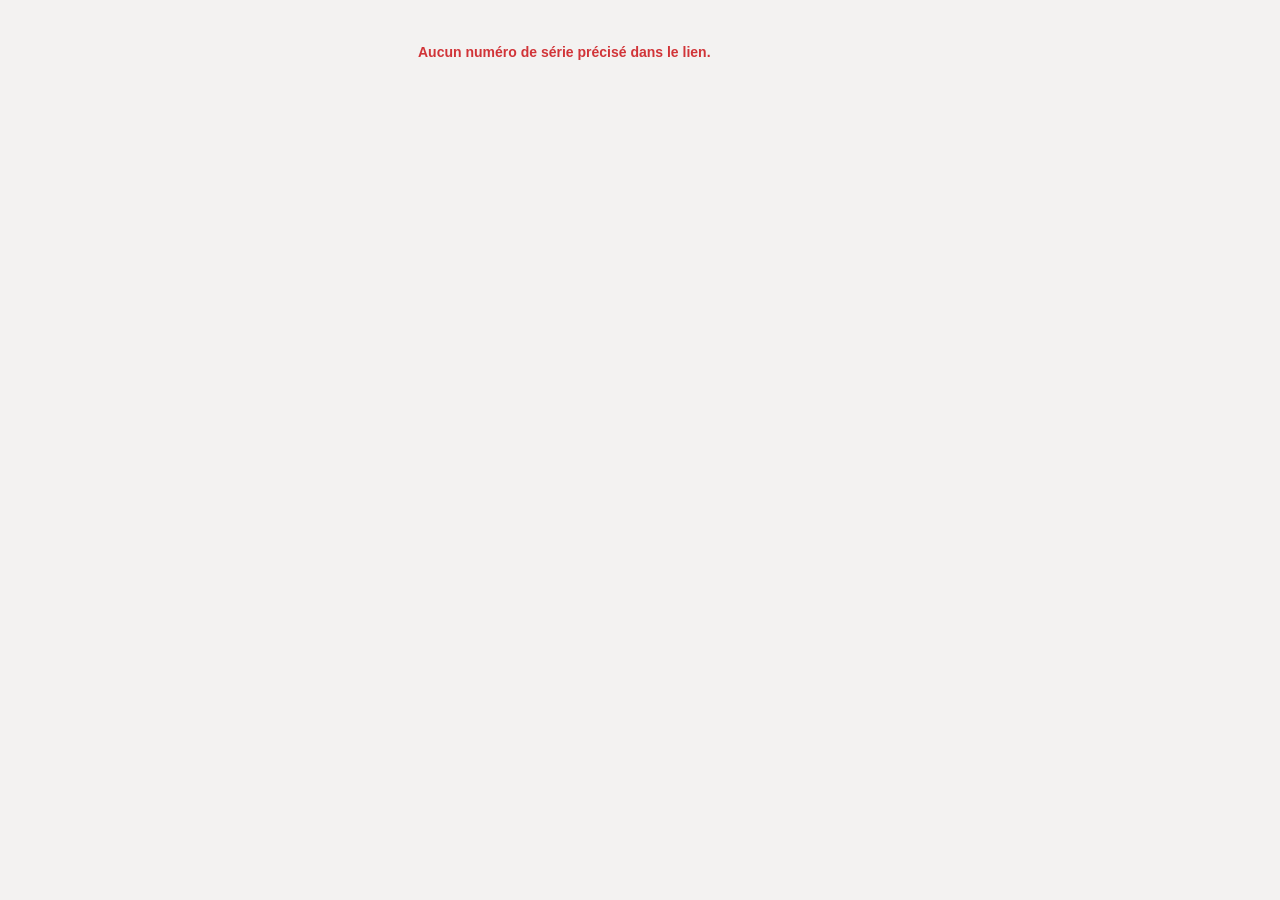
<file: fiche.html>
<!DOCTYPE html>
<html lang="fr">
<head>
<meta charset="UTF-8">
<meta name="viewport" content="width=device-width, initial-scale=1.0">
<title>Fiche matériel — Registre des Vérifications de Matériel</title>
<link rel="stylesheet" href="css/styles.css">
<link rel="icon" href="assets/icon-192.png">
<meta name="theme-color" content="#0078D4">
<meta name="robots" content="noindex, nofollow">
<style>
  body.fiche-publique { max-width: 480px; margin: 0 auto; padding: 28px 18px 40px; }
  .fiche-publique__categorie { color: var(--text-muted); margin: 0 0 18px; font-size: 14px; }
  .fiche-publique__jours { font-size: 21px; font-weight: 800; padding: 14px; border-radius: 10px; text-align: center; margin: 0 0 22px; }
  .fiche-publique__jours--vert   { background: var(--color-ok-bg); color: var(--color-ok); }
  .fiche-publique__jours--orange { background: var(--color-warn-bg); color: var(--color-warn); }
  .fiche-publique__jours--rouge  { background: var(--color-danger-bg); color: var(--color-danger); }
  .fiche-publique__jours--neutre { background: var(--color-neutral-bg); color: var(--color-neutral); }
  .fiche-publique__grille { display: flex; flex-direction: column; gap: 12px; margin: 0; }
  .fiche-publique__grille div { border-bottom: 1px solid var(--border); padding-bottom: 8px; }
  .fiche-publique__grille dt { font-size: 11.5px; text-transform: uppercase; letter-spacing: .03em; color: var(--text-muted); margin: 0; }
  .fiche-publique__grille dd { margin: 2px 0 0; font-weight: 600; font-size: 15px; }
  .fiche-publique__horodatage { margin-top: 26px; font-size: 11.5px; color: var(--text-muted); text-align: center; }
  .fiche-publique__erreur { color: var(--color-danger); font-weight: 600; }
</style>
</head>
<body class="fiche-publique">
  <div id="ficheContenu"><p>Chargement…</p></div>
  <script src="js/google-config.js"></script>
  <script src="js/fiche-publique.js"></script>
</body>
</html>
</file>
<file: css/styles.css>
/* ==========================================================================
   Registre des Vérifications de Matériel — feuille de style
   Inspiré des principes Fluent Design (Microsoft 365) : surfaces épurées,
   coins arrondis, ombres légères, palette cohérente, mode clair/sombre.
   ========================================================================== */

:root {
  /* Couleurs de marque */
  --color-primary: #0078D4;
  --color-primary-dark: #106EBE;

  /* Couleurs de statut */
  --color-ok: #107C10;
  --color-ok-bg: #DFF6DD;
  --color-warn: #CA5010;
  --color-warn-bg: #FDF0D5;
  --color-danger: #D13438;
  --color-danger-bg: #FDE7E9;
  --color-neutral: #605E5C;
  --color-neutral-bg: #EDEBE9;

  /* Surfaces (thème clair) */
  --bg: #F3F2F1;
  --surface: #FFFFFF;
  --surface-alt: #FAF9F8;
  --border: #E1DFDD;
  --text: #201F1E;
  --text-muted: #605E5C;
  --shadow: 0 1.6px 3.6px rgba(0,0,0,.08), 0 0.3px 0.9px rgba(0,0,0,.06);
  --shadow-lg: 0 6.4px 14.4px rgba(0,0,0,.12), 0 1.2px 3.6px rgba(0,0,0,.08);
  --radius: 8px;
}

:root[data-theme="dark"] {
  --bg: #1B1A19;
  --surface: #252423;
  --surface-alt: #2B2A29;
  --border: #3B3A39;
  --text: #F3F2F1;
  --text-muted: #C8C6C4;
  --color-ok-bg: #123420;
  --color-warn-bg: #3A2718;
  --color-danger-bg: #3B1719;
  --color-neutral-bg: #33322F;
}

@media (prefers-color-scheme: dark) {
  :root:not([data-theme="light"]) {
    --bg: #1B1A19;
    --surface: #252423;
    --surface-alt: #2B2A29;
    --border: #3B3A39;
    --text: #F3F2F1;
    --text-muted: #C8C6C4;
    --color-ok-bg: #123420;
    --color-warn-bg: #3A2718;
    --color-danger-bg: #3B1719;
    --color-neutral-bg: #33322F;
  }
}

* { box-sizing: border-box; }

html, body {
  margin: 0;
  padding: 0;
  background: var(--bg);
  color: var(--text);
  font-family: "Segoe UI", -apple-system, BlinkMacSystemFont, Roboto, Arial, sans-serif;
  font-size: 14px;
  line-height: 1.45;
}

.icon { width: 18px; height: 18px; flex-shrink: 0; }

/* ============ EN-TÊTE ============ */
.app-header {
  display: flex;
  justify-content: space-between;
  align-items: center;
  gap: 16px;
  flex-wrap: wrap;
  background: linear-gradient(135deg, var(--color-primary), var(--color-primary-dark));
  color: #fff;
  padding: 20px 28px;
}

.app-header__brand { display: flex; align-items: center; gap: 14px; }

.icon--brand {
  width: 42px; height: 42px;
  background: rgba(255,255,255,.15);
  border-radius: var(--radius);
  display: flex; align-items: center; justify-content: center;
}
.icon--brand svg { width: 26px; height: 26px; }

.app-header h1 { margin: 0; font-size: 20px; font-weight: 600; }
.app-header__subtitle { margin: 2px 0 0; font-size: 13px; opacity: .85; }
.app-header__actions { display: flex; gap: 10px; flex-wrap: wrap; }

/* ============ BOUTONS ============ */
.btn {
  display: inline-flex; align-items: center; gap: 8px;
  padding: 8px 14px;
  border-radius: var(--radius);
  border: 1px solid transparent;
  font-size: 13px; font-weight: 600;
  cursor: pointer;
  transition: background .15s ease, border-color .15s ease;
}
.btn--ghost {
  background: rgba(255,255,255,.12);
  color: #fff;
  border-color: rgba(255,255,255,.35);
}
.btn--ghost:hover { background: rgba(255,255,255,.22); }

.toolbar .btn--ghost {
  background: var(--surface-alt);
  color: var(--text);
  border-color: var(--border);
}
.toolbar .btn--ghost:hover { background: var(--border); }
.btn--small { padding: 7px 12px; font-size: 12.5px; }

.btn--primary { background: var(--color-primary); color: #fff; }
.btn--primary:hover { background: var(--color-primary-dark); }
.btn--primary:disabled { opacity: .6; cursor: default; }
.btn--secondary { background: var(--surface-alt); color: var(--text); border-color: var(--border); }
.btn--secondary:hover { background: var(--border); }

/* ============ BANDEAU D'ÉTAT (connexion SharePoint / mode démo) ============ */
.banner { text-align: center; padding: 8px 16px; font-size: 12.5px; font-weight: 600; }
.banner--info { background: #EFF6FC; color: #004578; }
.banner--warn { background: #FDF0D5; color: #6E3B00; }
:root[data-theme="dark"] .banner--info { background: #082338; color: #C7E0F4; }
:root[data-theme="dark"] .banner--warn { background: #3A2718; color: #FDF0D5; }

/* ============ FIL D'ARIANE ============ */
.breadcrumb { display: flex; align-items: center; gap: 8px; margin-bottom: 16px; font-size: 13.5px; }
.breadcrumb__link {
  border: none; background: none; color: var(--color-primary); font-weight: 600;
  font-size: 13.5px; cursor: pointer; padding: 4px 0;
}
.breadcrumb__link:hover { text-decoration: underline; }
.breadcrumb__sep { color: var(--text-muted); }
.breadcrumb__current { color: var(--text-muted); font-weight: 600; }

/* ============ BANNIÈRE ÉCHÉANCES (ACCUEIL) — format volontairement différent des vignettes ============ */
.echeances-banniere {
  display: flex; align-items: center; gap: 16px; width: 100%;
  background: linear-gradient(90deg, var(--color-warn-bg), var(--surface));
  border: 1px solid var(--color-warn); border-left-width: 5px; border-radius: var(--radius);
  padding: 14px 20px; margin-bottom: 16px; cursor: pointer; text-align: left; font-family: inherit;
  box-shadow: var(--shadow); transition: transform .12s ease, box-shadow .12s ease;
}
.echeances-banniere[hidden] { display: none; }
.echeances-banniere:hover { transform: translateY(-1px); box-shadow: var(--shadow-lg); }
.echeances-banniere__icone { font-size: 24px; flex: 0 0 auto; }
.echeances-banniere__texte { flex: 1 1 auto; display: flex; flex-direction: column; gap: 2px; color: var(--text); }
.echeances-banniere__texte strong { font-size: 14.5px; }
.echeances-banniere__texte span { font-size: 12.5px; color: var(--text-muted); }
.echeances-banniere__fleche { flex: 0 0 auto; font-size: 18px; color: var(--color-warn); }

/* Rappel GMAO en rouge (voir docs/11) : variante "danger" de la bannière échéances, réservée aux interventions en retard. */
.echeances-banniere--danger {
  background: linear-gradient(90deg, var(--color-danger-bg), var(--surface));
  border-color: var(--color-danger);
}
.echeances-banniere--danger .echeances-banniere__fleche { color: var(--color-danger); }
.echeances-banniere--danger .echeances-banniere__texte strong { color: var(--color-danger); }

/* ============ VIGNETTES (ACCUEIL) ============ */
.tiles-grid {
  display: grid; grid-template-columns: repeat(auto-fill, minmax(220px, 1fr)); gap: 16px;
}
.tile {
  display: flex; flex-direction: column; align-items: flex-start; gap: 8px;
  background: var(--surface); border: 1px solid var(--border); border-radius: var(--radius);
  padding: 20px; box-shadow: var(--shadow); cursor: pointer; text-align: left;
  font-family: inherit; transition: transform .12s ease, box-shadow .12s ease;
}
.tile:hover { transform: translateY(-2px); box-shadow: var(--shadow-lg); }
.tile--tableau { background: linear-gradient(135deg, var(--surface), var(--surface-alt)); }
.tile__icon { width: 48px; height: 48px; border-radius: 50%; display: flex; align-items: center; justify-content: center; }
.tile__titre { font-size: 16px; font-weight: 700; }
.tile__sous-titre { font-size: 12.5px; color: var(--text-muted); }
.tile__repartition { display: flex; align-items: center; flex-wrap: wrap; gap: 8px; font-size: 12.5px; margin-top: 4px; }
.tile__repartition .dot { margin-right: 3px; }
.tile__aucun { color: var(--text-muted); }

/* ============ GALERIE DE MATÉRIELS (VUE CATÉGORIE) ============ */
.cards-grid {
  display: grid; grid-template-columns: repeat(auto-fill, minmax(280px, 1fr)); gap: 16px;
}
.materiel-card {
  background: var(--surface); border: 1px solid var(--border); border-radius: var(--radius);
  padding: 16px; box-shadow: var(--shadow); display: flex; flex-direction: column; gap: 10px;
}
.materiel-card__entete { display: flex; justify-content: space-between; align-items: flex-start; gap: 10px; }
.materiel-card__nom { margin: 0; font-weight: 700; font-size: 15px; }
.materiel-card__meta { margin: 2px 0 0; font-size: 12.5px; color: var(--text-muted); }
.materiel-card__info { margin: 0; font-size: 13px; color: var(--text-muted); }
.materiel-card__actions { display: flex; gap: 8px; margin-top: 4px; }

/* ============ ÉCRAN DE CONTRÔLE ============ */
.controle-card {
  background: var(--surface); border: 1px solid var(--border); border-radius: var(--radius);
  box-shadow: var(--shadow); padding: 24px; max-width: 760px; margin: 0 auto;
}
.controle-header { display: flex; justify-content: space-between; align-items: flex-start; gap: 12px; margin-bottom: 16px; }
.controle-header h2 { margin: 0; font-size: 18px; }
.controle-soustitre { margin: 2px 0 0; font-size: 13px; color: var(--text-muted); }
.controle-champs { display: grid; grid-template-columns: 1fr 1fr; gap: 14px; margin-bottom: 8px; }
.controle-champs--texte { grid-template-columns: 1fr; margin-top: 12px; }
.field--full textarea {
  width: 100%; padding: 8px 10px; border-radius: 6px; border: 1px solid var(--border);
  background: var(--surface); color: var(--text); font-family: inherit; font-size: 13px; resize: vertical;
}
.controle-controleur { margin: 0; font-weight: 600; padding: 7px 0; }
.controle-section-titre { font-size: 13px; text-transform: uppercase; letter-spacing: .03em; color: var(--text-muted); margin: 20px 0 10px; }

.controle-points-liste { display: flex; flex-direction: column; gap: 8px; }
.controle-point {
  display: flex; justify-content: space-between; align-items: center; gap: 12px;
  padding: 10px 12px; border: 1px solid var(--border); border-radius: 6px; background: var(--surface-alt);
}
.controle-point__libelle { font-size: 13.5px; }
.controle-point__toggle { display: flex; gap: 6px; flex-shrink: 0; }
.toggle-btn {
  border: 1px solid var(--border); background: var(--surface); color: var(--text-muted);
  padding: 6px 12px; border-radius: 999px; font-size: 12px; font-weight: 600; cursor: pointer;
}
.toggle-btn--ok.is-active { background: var(--color-ok-bg); color: var(--color-ok); border-color: var(--color-ok); }
.toggle-btn--danger.is-active { background: var(--color-danger-bg); color: var(--color-danger); border-color: var(--color-danger); }

.controle-resultat {
  margin-top: 16px; padding: 12px 14px; border-radius: 6px; font-size: 13.5px;
  display: flex; align-items: center; gap: 10px; background: var(--surface-alt);
}
.controle-resultat[hidden] { display: none; }
.controle-resultat--erreur { background: var(--color-danger-bg); color: var(--color-danger); }

.controle-photos-apercu { display: flex; flex-wrap: wrap; gap: 10px; margin-top: 10px; }
.controle-photos-apercu:empty { margin-top: 0; }
.controle-photos-apercu__vignette { position: relative; width: 84px; height: 84px; border-radius: 8px; overflow: hidden; border: 1px solid var(--border); }
.controle-photos-apercu__vignette img { width: 100%; height: 100%; object-fit: cover; display: block; }
.controle-photos-apercu__retirer {
  position: absolute; top: 2px; right: 2px; width: 20px; height: 20px; border-radius: 50%;
  background: rgba(0,0,0,.6); color: #fff; border: none; font-size: 13px; line-height: 1; cursor: pointer;
}
.controle-photo-lien { display: inline-flex; align-items: center; gap: 4px; color: var(--color-primary); font-size: 12.5px; text-decoration: none; margin-right: 10px; }
.controle-photo-lien:hover { text-decoration: underline; }

.controle-actions { display: flex; justify-content: flex-end; gap: 10px; margin-top: 20px; }

/* ============ HISTORIQUE (dans la fiche matériel) ============ */
.historique-ligne { border: 1px solid var(--border); border-radius: 6px; margin-bottom: 8px; overflow: hidden; }
.historique-ligne__entete {
  display: flex; justify-content: space-between; align-items: center; gap: 10px;
  padding: 9px 12px; background: var(--surface-alt); cursor: pointer; font-size: 13px;
}
.historique-ligne__detail { padding: 10px 12px; font-size: 13px; }
.historique-ligne__detail p { margin: 0 0 6px; }

/* ============ CONTENU PRINCIPAL ============ */
.app-main { padding: 24px 28px 40px; max-width: 1600px; margin: 0 auto; }

/* ============ CARTES STATISTIQUES ============ */
.stats {
  display: grid;
  grid-template-columns: repeat(auto-fit, minmax(190px, 1fr));
  gap: 14px;
  margin-bottom: 22px;
}

.stat-card {
  background: var(--surface);
  border: 1px solid var(--border);
  border-radius: var(--radius);
  padding: 16px;
  display: flex; align-items: center; gap: 14px;
  box-shadow: var(--shadow);
}

.stat-card__icon {
  width: 44px; height: 44px;
  border-radius: 50%;
  display: flex; align-items: center; justify-content: center;
  flex-shrink: 0;
}
.stat-card__icon svg { width: 22px; height: 22px; }

.stat-card__icon--total   { background: #EFF6FC; color: var(--color-primary); }
.stat-card__icon--ok      { background: var(--color-ok-bg); color: var(--color-ok); }
.stat-card__icon--warn    { background: var(--color-warn-bg); color: var(--color-warn); }
.stat-card__icon--danger  { background: var(--color-danger-bg); color: var(--color-danger); }
.stat-card__icon--neutral { background: var(--color-neutral-bg); color: var(--color-neutral); }
.stat-card__icon--rate    { background: #EFF6FC; color: var(--color-primary); }

.stat-card__value { margin: 0; font-size: 24px; font-weight: 700; line-height: 1; }
.stat-card__label { margin: 4px 0 0; font-size: 12.5px; color: var(--text-muted); }

/* ============ TABLEAU DE BORD (indicateurs + graphiques) ============ */
.dashboard { margin-bottom: 22px; }
.dashboard:empty { display: none; margin: 0; }
.dashboard__stats {
  display: grid; grid-template-columns: repeat(auto-fit, minmax(170px, 1fr)); gap: 14px; margin-bottom: 16px;
}
.dashboard__graphiques {
  display: grid; grid-template-columns: repeat(auto-fit, minmax(280px, 1fr)); gap: 14px;
}
.dashboard__graphique {
  background: var(--surface); border: 1px solid var(--border); border-radius: var(--radius);
  box-shadow: var(--shadow); padding: 16px;
}
.dashboard__graphique h3 { margin: 0 0 12px; font-size: 13px; color: var(--text-muted); text-transform: uppercase; letter-spacing: .02em; }
.graphique-barres__ligne { display: flex; align-items: center; gap: 10px; margin-bottom: 9px; }
.graphique-barres__ligne:last-child { margin-bottom: 0; }
.graphique-barres__label { flex: 0 0 130px; font-size: 12.5px; color: var(--text-muted); white-space: nowrap; overflow: hidden; text-overflow: ellipsis; }
.graphique-barres__piste { flex: 1 1 auto; height: 12px; border-radius: 6px; background: var(--surface-alt); overflow: hidden; }
.graphique-barres__valeur { height: 100%; border-radius: 6px; min-width: 3px; transition: width .3s ease; }
.graphique-barres__nombre { flex: 0 0 auto; width: 26px; text-align: right; font-size: 12.5px; font-weight: 600; }

/* ============ BARRE D'OUTILS (recherche + filtres) ============ */
.toolbar {
  background: var(--surface);
  border: 1px solid var(--border);
  border-radius: var(--radius);
  padding: 16px;
  margin-bottom: 14px;
  box-shadow: var(--shadow);
}

.toolbar__search {
  display: flex; align-items: center; gap: 8px;
  background: var(--surface-alt);
  border: 1px solid var(--border);
  border-radius: var(--radius);
  padding: 8px 12px;
  margin-bottom: 14px;
}
.toolbar__search .icon { color: var(--text-muted); }
.toolbar__search input {
  border: none; outline: none; background: transparent;
  width: 100%; font-size: 14px; color: var(--text);
}

.toolbar__filters {
  display: flex; flex-wrap: wrap; align-items: flex-end; gap: 14px;
}
.toolbar__actions {
  display: flex; flex-wrap: wrap; gap: 10px; margin-top: 14px;
}

.field { display: flex; flex-direction: column; gap: 4px; min-width: 150px; }
.field label { font-size: 12px; font-weight: 600; color: var(--text-muted); }
.field select, .field input[type="date"], .field input[type="time"], .field input[type="number"],
.field input[type="text"], .field input[type="email"], .field input[type="password"] {
  padding: 7px 9px;
  border-radius: 6px;
  border: 1px solid var(--border);
  background: var(--surface);
  color: var(--text);
  font-size: 13px;
  font-family: inherit;
}

/* ============ LÉGENDE ============ */
.legend {
  display: flex; align-items: center; flex-wrap: wrap; gap: 18px;
  margin-bottom: 12px; font-size: 13px; color: var(--text-muted);
}
.legend__item { display: flex; align-items: center; gap: 6px; }
.legend__count { margin-left: auto; font-weight: 600; }

.dot { width: 10px; height: 10px; border-radius: 50%; display: inline-block; }
.dot--ok { background: var(--color-ok); }
.dot--warn { background: var(--color-warn); }
.dot--danger { background: var(--color-danger); }
.dot--neutral { background: var(--color-neutral); }

/* ============ TABLEAU ============ */
.table-wrapper {
  background: var(--surface);
  border: 1px solid var(--border);
  border-radius: var(--radius);
  box-shadow: var(--shadow);
  overflow-x: auto;
}

.data-table { width: 100%; border-collapse: collapse; min-width: 1200px; }

.data-table thead th {
  position: sticky; top: 0;
  background: var(--surface-alt);
  text-align: left;
  font-size: 12.5px;
  text-transform: uppercase;
  letter-spacing: .03em;
  color: var(--text-muted);
  padding: 12px 14px;
  border-bottom: 2px solid var(--border);
  cursor: pointer;
  user-select: none;
  white-space: nowrap;
}
.data-table thead th:hover { color: var(--color-primary); }
.data-table thead th.sorted-asc::after { content: " ▲"; font-size: 10px; }
.data-table thead th.sorted-desc::after { content: " ▼"; font-size: 10px; }

.data-table tbody tr {
  border-left: 4px solid transparent;
  border-bottom: 1px solid var(--border);
  cursor: pointer;
  transition: background .12s ease;
}
.data-table tbody tr:hover { background: var(--surface-alt); }

.data-table tbody tr.status-ok { border-left-color: var(--color-ok); }
.data-table tbody tr.status-warn { border-left-color: var(--color-warn); }
.data-table tbody tr.status-danger { border-left-color: var(--color-danger); }
.data-table tbody tr.status-neutral { border-left-color: var(--color-neutral); }

.data-table td {
  padding: 11px 14px;
  vertical-align: top;
  max-width: 220px;
}

.cell-truncate {
  display: block;
  max-width: 200px;
  overflow: hidden;
  text-overflow: ellipsis;
  white-space: nowrap;
}

.cell-name { font-weight: 600; }
.cell-muted { color: var(--text-muted); font-size: 12.5px; }

/* Badges de statut / conformité */
.badge {
  display: inline-flex; align-items: center; gap: 6px;
  padding: 4px 10px;
  border-radius: 999px;
  font-size: 12px; font-weight: 600;
  white-space: nowrap;
}
.badge--ok      { background: var(--color-ok-bg);      color: var(--color-ok); }
.badge--warn    { background: var(--color-warn-bg);     color: var(--color-warn); }
.badge--danger  { background: var(--color-danger-bg);   color: var(--color-danger); }
.badge--neutral { background: var(--color-neutral-bg);  color: var(--color-neutral); }

.table-empty {
  text-align: center;
  padding: 40px 20px;
  color: var(--text-muted);
}

/* ============ MODALE DE DÉTAIL ============ */
.modal-overlay {
  position: fixed; inset: 0;
  background: rgba(0,0,0,.45);
  display: flex; align-items: center; justify-content: center;
  padding: 20px;
  z-index: 100;
}
.modal-overlay[hidden] { display: none; }

.modal {
  background: var(--surface);
  border-radius: var(--radius);
  box-shadow: var(--shadow-lg);
  max-width: 640px; width: 100%;
  max-height: 85vh;
  overflow-y: auto;
  padding: 26px;
  position: relative;
}
.modal h2 { margin-top: 0; padding-right: 30px; }
.modal__close {
  position: absolute; top: 16px; right: 16px;
  border: none; background: var(--surface-alt);
  width: 32px; height: 32px; border-radius: 50%;
  cursor: pointer; font-size: 14px; color: var(--text-muted);
}
.modal__close:hover { background: var(--border); }

.modal__grid {
  display: grid; grid-template-columns: 1fr 1fr; gap: 12px 20px;
  margin-bottom: 16px;
}
.modal__field dt { font-size: 12px; color: var(--text-muted); margin-bottom: 2px; }
.modal__field dd { margin: 0; font-weight: 600; }
.modal__section { margin-top: 14px; }
.modal__section h3 { font-size: 13px; margin: 0 0 6px; color: var(--text-muted); text-transform: uppercase; letter-spacing: .03em; }
.modal__section p { margin: 0; white-space: pre-wrap; }

.qr-panel {
  display: flex; flex-direction: column; align-items: center; gap: 10px;
  padding: 16px; border: 1px solid var(--border); border-radius: var(--radius);
  background: var(--surface-alt); margin-bottom: 16px;
}
.qr-panel[hidden] { display: none; }
.qr-panel img { border-radius: 6px; background: #fff; padding: 8px; }
.qr-panel__texte { font-size: 12.5px; color: var(--text-muted); text-align: center; margin: 0; max-width: 320px; }
.qr-panel__lien { display: flex; gap: 8px; width: 100%; max-width: 360px; }
.qr-panel__lien input {
  flex: 1 1 auto; min-width: 0; padding: 6px 8px; border-radius: 6px; border: 1px solid var(--border);
  background: var(--surface); color: var(--text); font-size: 12px; font-family: inherit;
}

.points-controle-table { width: 100%; border-collapse: collapse; font-size: 13px; }
.points-controle-table th {
  text-align: left; font-size: 11.5px; text-transform: uppercase; letter-spacing: .02em;
  color: var(--text-muted); padding: 6px 8px; border-bottom: 1px solid var(--border);
}
.points-controle-table td { padding: 7px 8px; border-bottom: 1px solid var(--border); }
.points-controle-table tbody tr:last-child td { border-bottom: none; }

/* ============ LOGO & BADGE DE RÔLE ============ */
.icon--logo-lhte {
  background: #fff;
  object-fit: contain;
  padding: 6px;
}

.role-badge {
  padding: 6px 12px;
  border-radius: 999px;
  background: rgba(255,255,255,.15);
  border: 1px solid rgba(255,255,255,.35);
  font-size: 12.5px;
  font-weight: 700;
}

/* ============ CALENDRIER ============ */
.calendrier-carte {
  background: var(--surface); border: 1px solid var(--border); border-radius: var(--radius);
  box-shadow: var(--shadow); padding: 20px;
}
.calendrier-nav { display: flex; align-items: center; justify-content: space-between; margin-bottom: 16px; }
.calendrier-nav h2 { margin: 0; font-size: 16px; text-transform: capitalize; }
.calendrier-entete-jours {
  display: grid; grid-template-columns: repeat(7, 1fr); gap: 6px;
  font-size: 11.5px; font-weight: 700; text-transform: uppercase; color: var(--text-muted);
  margin-bottom: 6px; text-align: center;
}
.calendrier-grille-jours { display: grid; grid-template-columns: repeat(7, 1fr); gap: 6px; }
.calendrier-jour {
  min-height: 84px; min-width: 0; border: 1px solid var(--border); border-radius: 6px; padding: 6px;
  display: flex; flex-direction: column; gap: 4px; background: var(--surface-alt);
}
.calendrier-jour--vide { background: transparent; border: none; }
.calendrier-jour--aujourdhui { border-color: var(--color-primary); border-width: 2px; }
.calendrier-jour__numero { font-size: 12px; font-weight: 700; color: var(--text-muted); }
.calendrier-echeance {
  display: block; width: 100%; text-align: left; border: none; border-radius: 4px;
  padding: 3px 6px; font-size: 11px; font-weight: 600; cursor: pointer;
  overflow: hidden; text-overflow: ellipsis; white-space: nowrap;
}
/* Interventions GMAO (voir docs/11) : même traitement que les échéances de contrôle,
   avec un liseré pour les distinguer au premier coup d'œil sur un même jour. */
.calendrier-intervention {
  display: block; width: 100%; text-align: left; border: none; border-left: 3px solid currentColor; border-radius: 4px;
  padding: 3px 6px 3px 5px; font-size: 11px; font-weight: 600; cursor: pointer;
  overflow: hidden; text-overflow: ellipsis; white-space: nowrap;
}

/* ============ ADMINISTRATION ============ */
.admin-carte {
  background: var(--surface); border: 1px solid var(--border); border-radius: var(--radius);
  box-shadow: var(--shadow); padding: 20px;
}
.admin-carte h2 { margin: 0 0 14px; font-size: 15px; }
.admin-carte--entete { display: flex; align-items: center; justify-content: space-between; gap: 12px; padding: 14px 20px; }
.admin-login-texte { margin: 0 0 14px; font-size: 13px; color: var(--text-muted); }
.admin-form { display: flex; flex-wrap: wrap; align-items: flex-end; gap: 14px; }
#administrationTableau, #journalTableau { overflow-x: auto; }
.admin-table { width: 100%; border-collapse: collapse; min-width: 640px; }
.admin-table th {
  text-align: left; font-size: 11.5px; text-transform: uppercase; letter-spacing: .02em;
  color: var(--text-muted); padding: 8px 10px; border-bottom: 2px solid var(--border);
}
.admin-table td { padding: 8px 10px; border-bottom: 1px solid var(--border); vertical-align: middle; }
.admin-input {
  width: 100%; padding: 6px 8px; border-radius: 6px; border: 1px solid var(--border);
  background: var(--surface); color: var(--text); font-size: 13px; font-family: inherit;
}
.admin-table__actions { display: flex; gap: 6px; white-space: nowrap; }
.admin-permissions {
  display: grid; grid-template-columns: repeat(auto-fit, minmax(220px, 1fr)); gap: 6px 16px;
  border: 1px solid var(--border); border-radius: 8px; padding: 12px 14px 10px; margin: 0; width: 100%;
}
.admin-permissions legend { font-size: 11.5px; text-transform: uppercase; letter-spacing: .02em; color: var(--text-muted); padding: 0 4px; }
.admin-permission { display: flex; align-items: center; gap: 6px; font-size: 13px; cursor: pointer; }
tr[data-index-permissions] td { padding-top: 0; padding-bottom: 14px; border-bottom: 2px solid var(--border); }

/* ============ RESSOURCES ============ */
.ressources-groupe { margin-bottom: 20px; }
.ressources-groupe h3 { font-size: 14px; margin: 0 0 8px; }
.ressources-liste { list-style: none; margin: 0; padding: 0; display: flex; flex-direction: column; gap: 8px; }
.ressources-liste li {
  background: var(--surface); border: 1px solid var(--border); border-radius: 6px; padding: 10px 14px;
}
.ressources-liste a { color: var(--color-primary); text-decoration: none; font-weight: 600; }
.ressources-liste a:hover { text-decoration: underline; }

/* ============ ZONE D'IMPRESSION (export PDF) ============ */
.zone-impression { display: none; }
@media print {
  body > *:not(.zone-impression) { display: none !important; }
  .zone-impression {
    display: block !important; color: #000; background: #fff; padding: 20px; font-family: Arial, sans-serif;
  }
  .zone-impression h1 { font-size: 20px; margin-bottom: 12px; }
  .zone-impression h2 { font-size: 15px; margin-top: 20px; }
  .zone-impression h3 { font-size: 13px; margin-bottom: 6px; }
  .impression-grille { display: grid; grid-template-columns: 1fr 1fr; gap: 6px 20px; margin-bottom: 12px; }
  .impression-champ dt { font-size: 11px; color: #555; }
  .impression-champ dd { margin: 0; font-weight: 600; }
  .impression-controle { border-top: 1px solid #ccc; padding-top: 10px; margin-top: 10px; }
  .impression-controle table { width: 100%; border-collapse: collapse; font-size: 11px; margin-top: 6px; }
  .impression-controle th, .impression-controle td { border: 1px solid #ccc; padding: 4px 6px; text-align: left; }
}

/* ============ PIED DE PAGE ============ */
.app-footer {
  text-align: center;
  padding: 18px;
  font-size: 12px;
  color: var(--text-muted);
}
.app-footer__org {
  font-size: 13px;
  color: var(--text);
  margin-bottom: 10px;
  line-height: 1.6;
}
.app-footer a { color: var(--color-primary); text-decoration: none; font-weight: 600; }
.app-footer a:hover { text-decoration: underline; }
.app-footer code {
  background: var(--surface-alt);
  padding: 1px 6px;
  border-radius: 4px;
}

/* ============ FENÊTRE ÉCHÉANCES (liste matériel + jours restants) ============ */
.echeances-liste { display: flex; flex-direction: column; gap: 6px; max-height: 60vh; overflow-y: auto; }
.echeances-liste__ligne {
  display: flex; align-items: center; gap: 10px; width: 100%; text-align: left;
  padding: 10px 12px; border: 1px solid var(--border); border-radius: 8px;
  background: var(--surface); cursor: pointer; font-family: inherit; font-size: 13px; color: var(--text);
}
.echeances-liste__ligne:hover { background: var(--surface-alt); }
.echeances-liste__ligne--non-cliquable { cursor: default; }
.echeances-liste__ligne--non-cliquable:hover { background: var(--surface); }
.echeances-liste__pastille { width: 10px; height: 10px; border-radius: 50%; flex: 0 0 auto; }
.echeances-liste__nom { flex: 1 1 auto; font-weight: 600; display: flex; flex-direction: column; }
.echeances-liste__numserie { font-weight: 400; color: var(--text-muted); font-size: 11.5px; }
.echeances-liste__categorie { flex: 0 0 auto; color: var(--text-muted); font-size: 12px; }
.echeances-liste__jours { flex: 0 0 auto; font-weight: 700; font-size: 12.5px; min-width: 90px; text-align: right; }
.echeances-liste__pastille.echeances-liste__pastille--vert   { background: var(--color-ok); }
.echeances-liste__pastille.echeances-liste__pastille--orange { background: var(--color-warn); }
.echeances-liste__pastille.echeances-liste__pastille--rouge  { background: var(--color-danger); }
.echeances-liste__pastille.echeances-liste__pastille--neutre { background: var(--color-neutral); }
.echeances-liste__jours.echeances-liste__pastille--vert   { color: var(--color-ok); }
.echeances-liste__jours.echeances-liste__pastille--orange { color: var(--color-warn); }
.echeances-liste__jours.echeances-liste__pastille--rouge  { color: var(--color-danger); }
.echeances-liste__jours.echeances-liste__pastille--neutre { color: var(--color-neutral); }

/* ============ GALERIE PHOTOS ============ */
.galerie-grille {
  display: grid; grid-template-columns: repeat(auto-fill, minmax(160px, 1fr)); gap: 12px;
}
.galerie-grille__vignette {
  border: 1px solid var(--border); border-radius: var(--radius); overflow: hidden; cursor: pointer;
  background: var(--surface); padding: 0; aspect-ratio: 4/3; box-shadow: var(--shadow);
}
.galerie-grille__vignette img { width: 100%; height: 100%; object-fit: cover; display: block; }

.galerie-diaporama {
  position: fixed; inset: 0; z-index: 600; background: rgba(0,0,0,.92);
  display: flex; flex-direction: column; align-items: center; justify-content: center; gap: 14px; padding: 24px;
}
.galerie-diaporama[hidden] { display: none; }
.galerie-diaporama__scene { flex: 1 1 auto; width: 100%; display: flex; align-items: center; justify-content: center; overflow: auto; min-height: 0; }
.galerie-diaporama__scene img { max-width: 100%; max-height: 100%; object-fit: contain; transition: transform .2s ease; }
.galerie-diaporama__scene.galerie-diaporama__scene--zoom img { max-width: none; max-height: none; transform: scale(1.8); cursor: zoom-out; }
.galerie-diaporama__scene:not(.galerie-diaporama__scene--zoom) img { cursor: zoom-in; }
.galerie-diaporama__barre { display: flex; flex-wrap: wrap; align-items: center; gap: 10px; justify-content: center; }
.galerie-diaporama__vitesse { color: #fff; font-size: 12.5px; display: flex; align-items: center; gap: 6px; }
.galerie-diaporama__vitesse select { padding: 4px 6px; border-radius: 6px; border: 1px solid var(--border); }
.galerie-diaporama__compteur { color: #fff; font-size: 12.5px; margin: 0; }

/* ============ BANDEAU FLASH INFO ============ */
.bandeau-flash {
  position: fixed; left: 0; right: 0; bottom: 0; z-index: 400;
  display: flex; align-items: stretch; height: 42px;
  background: #111318; color: #fff; overflow: hidden;
  box-shadow: 0 -3px 10px rgba(0,0,0,.35);
}
/* Sans cette règle, l'attribut HTML "hidden" n'a aucun effet visuel ici : sa
   spécificité (0,0,1,0) est égale à celle de ".bandeau-flash" ci-dessus, et à
   spécificité égale, la règle définie en dernier (celle-ci) l'emporterait sur
   la feuille de style par défaut du navigateur — élément qui reste affiché
   malgré "hidden = true", figé sur son dernier contenu (voir docs/10 §9). */
.bandeau-flash[hidden] { display: none; }
.bandeau-flash__label {
  flex: 0 0 auto; display: flex; align-items: center; padding: 0 16px;
  background: var(--color-danger); color: #fff; font-weight: 700; font-size: 12.5px; letter-spacing: .04em;
  white-space: nowrap; position: relative; z-index: 1;
}
.bandeau-flash__fenetre {
  /* Fenêtre de défilement : sa propre boîte de découpe (overflow:hidden) empêche
     la piste animée de jamais peindre par-dessus le libellé "ALERTES", quelle
     que soit la distance de son défilement (translateX) — voir docs/10 §11. */
  flex: 1 1 auto; min-width: 0; overflow: hidden; position: relative;
}
.bandeau-flash__piste {
  display: inline-flex; align-items: center; gap: 40px; white-space: nowrap;
  position: absolute; top: 0; left: 0; height: 100%;
  animation-name: bandeau-defilement; animation-timing-function: linear; animation-iteration-count: infinite;
  padding: 0 20px;
}
@keyframes bandeau-defilement {
  from { transform: translateX(0); }
  to   { transform: translateX(-50%); }
}
.bandeau-flash__item {
  border: none; background: none; color: #fff; font-size: 13px; font-family: inherit;
  cursor: pointer; padding: 0; white-space: nowrap;
}
.bandeau-flash__item--non-cliquable { cursor: default; }
.bandeau-flash__item--vert   { color: #6bdc8e; }
.bandeau-flash__item--orange { color: #ffb15c; }
.bandeau-flash__item--rouge  { color: #ff7a7a; font-weight: 600; }
.bandeau-flash__item--clignote { animation: bandeau-clignote 1s steps(1, start) infinite; }
@keyframes bandeau-clignote { 50% { opacity: .3; } }
body.a-bandeau-flash { padding-bottom: 42px; }
body.a-bandeau-flash .app-footer { margin-bottom: 42px; }

/* ============ RESPONSIVE ============ */
@media (max-width: 900px) {
  .app-header { padding: 16px; }
  .app-main { padding: 16px; }
  .toolbar__filters { gap: 10px; }
  .field { min-width: 130px; }
  .modal__grid { grid-template-columns: 1fr; }
  .dashboard__stats { grid-template-columns: repeat(auto-fit, minmax(140px, 1fr)); }
}

@media (max-width: 560px) {
  .app-header { flex-direction: column; align-items: flex-start; }
  .app-header__actions { width: 100%; }
  .stats { grid-template-columns: repeat(2, 1fr); }
  .tiles-grid, .cards-grid { grid-template-columns: 1fr; }
  .admin-form { flex-direction: column; align-items: stretch; }
  .admin-permissions { grid-template-columns: 1fr; }
  /* .controle-champs est une grille (display:grid), pas une ligne flexible : c'est
     grid-template-columns, pas flex-direction, qui l'empile en une seule colonne
     au doigt (l'écran Nouveau contrôle et le formulaire Nouvelle intervention,
     docs/11, partagent cette classe). */
  .controle-champs { grid-template-columns: 1fr; }

  /* Boutons et cases à cocher plus grands au doigt */
  .btn { min-height: 44px; padding: 10px 16px; }
  .btn--small { min-height: 38px; padding: 8px 14px; }
  .admin-permission input[type="checkbox"],
  .toggle-btn { min-height: 22px; min-width: 22px; }

  /* Tableau général : chaque ligne devient une carte plutôt qu'une ligne de tableau */
  .data-table thead { display: none; }
  .data-table, .data-table tbody, .data-table tr, .data-table td { display: block; width: 100%; }
  .data-table tr {
    margin-bottom: 12px; border: 1px solid var(--border); border-radius: var(--radius);
    padding: 4px 12px; background: var(--surface); box-shadow: var(--shadow);
  }
  .data-table td {
    display: flex; justify-content: space-between; align-items: center; gap: 12px;
    padding: 8px 0; border-bottom: 1px solid var(--border); text-align: right;
  }
  .data-table td:last-child { border-bottom: none; }
  .data-table td::before {
    content: attr(data-label); font-weight: 600; color: var(--text-muted); text-align: left; flex: 0 0 auto;
  }
  .data-table td.cell-name { font-weight: 700; }
  .data-table .cell-truncate { max-width: 60%; text-align: right; white-space: normal; }
}
</file>
<file: gmao/css/theme.css>
/**
 * theme.css — Rhabille l'accent principal du système de design partagé
 * (../css/styles.css) pour que l'appli GMAO ait une identité visuelle
 * distincte de celle du Registre des Vérifications de Matériel (bleu),
 * tout en réutilisant exactement les mêmes composants (cartes, badges,
 * boutons, bandeaux…). Chargé APRÈS styles.css : ne redéfinit que les
 * variables de couleur, rien d'autre.
 */
:root {
  --color-primary: #0B7285;
  --color-primary-dark: #085A69;
}
.stat-card__icon--total, .stat-card__icon--rate { background: #E1F3F6; }
</file>
